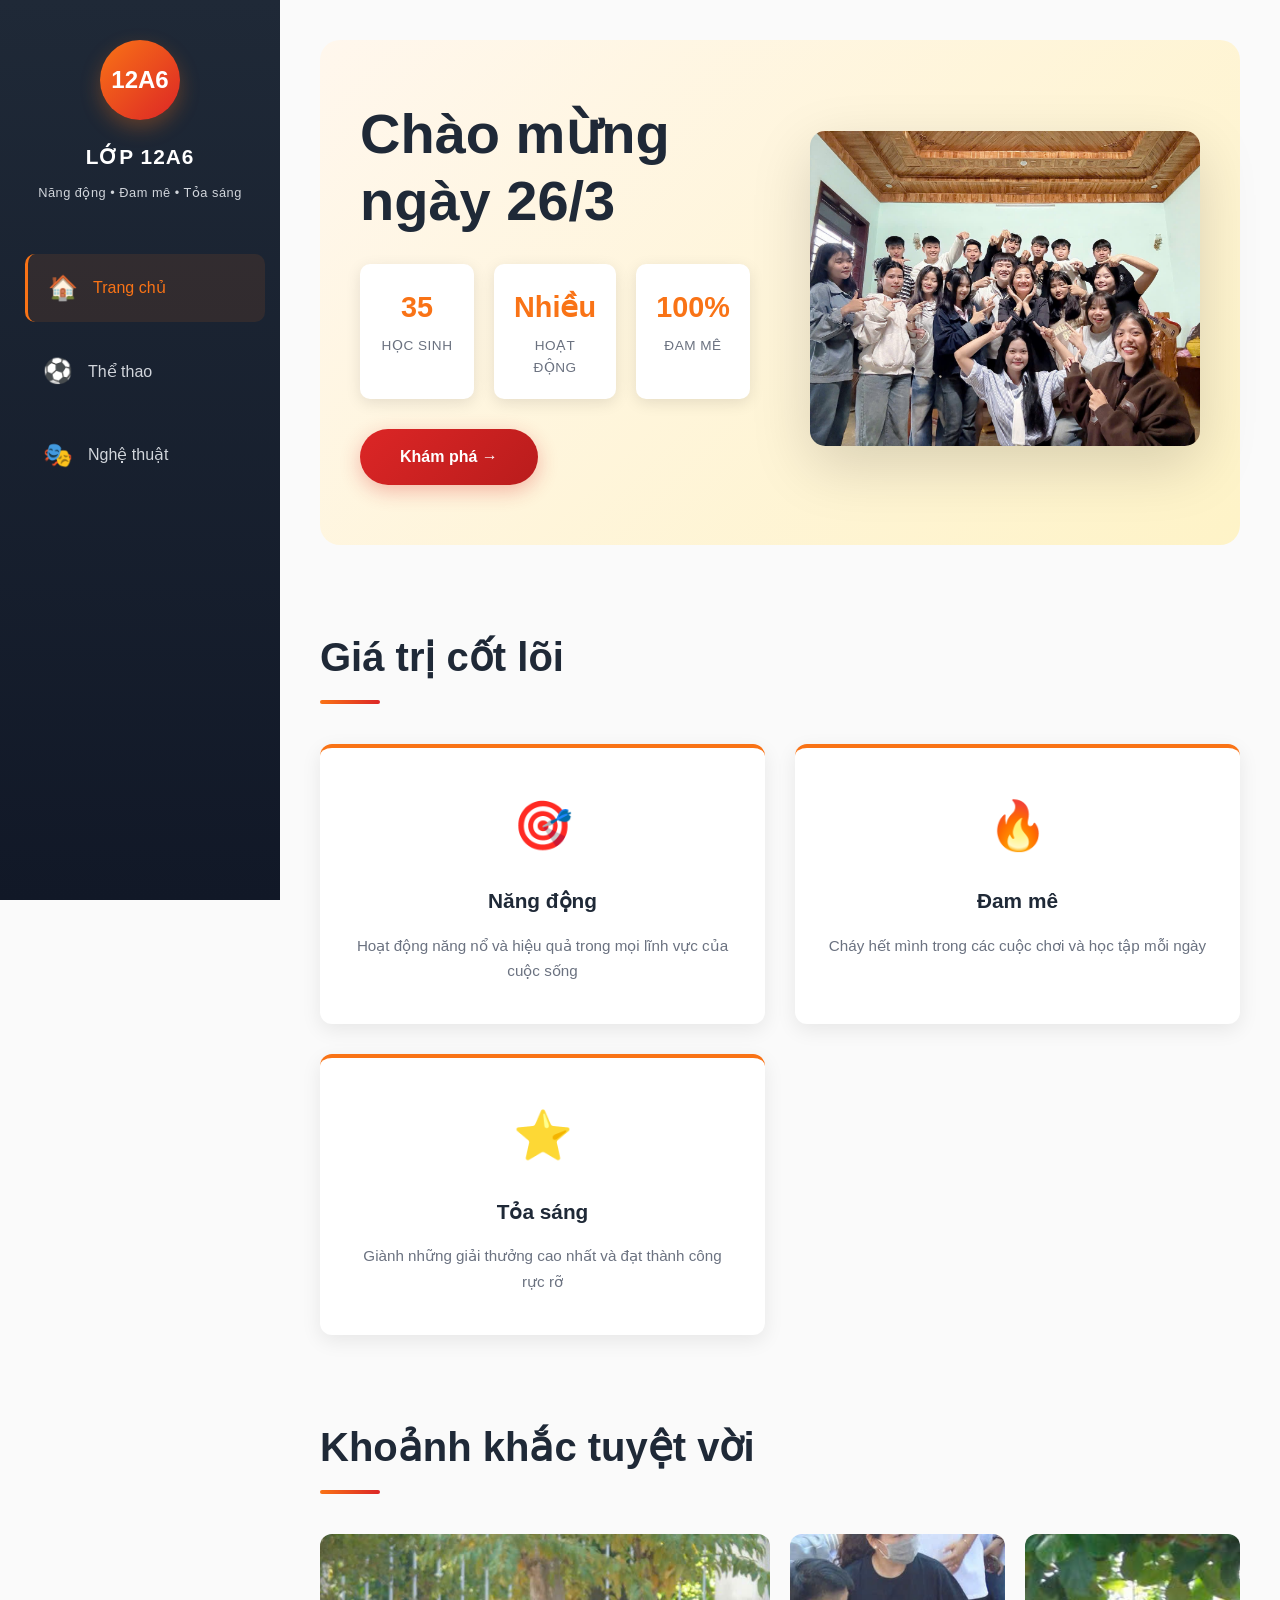
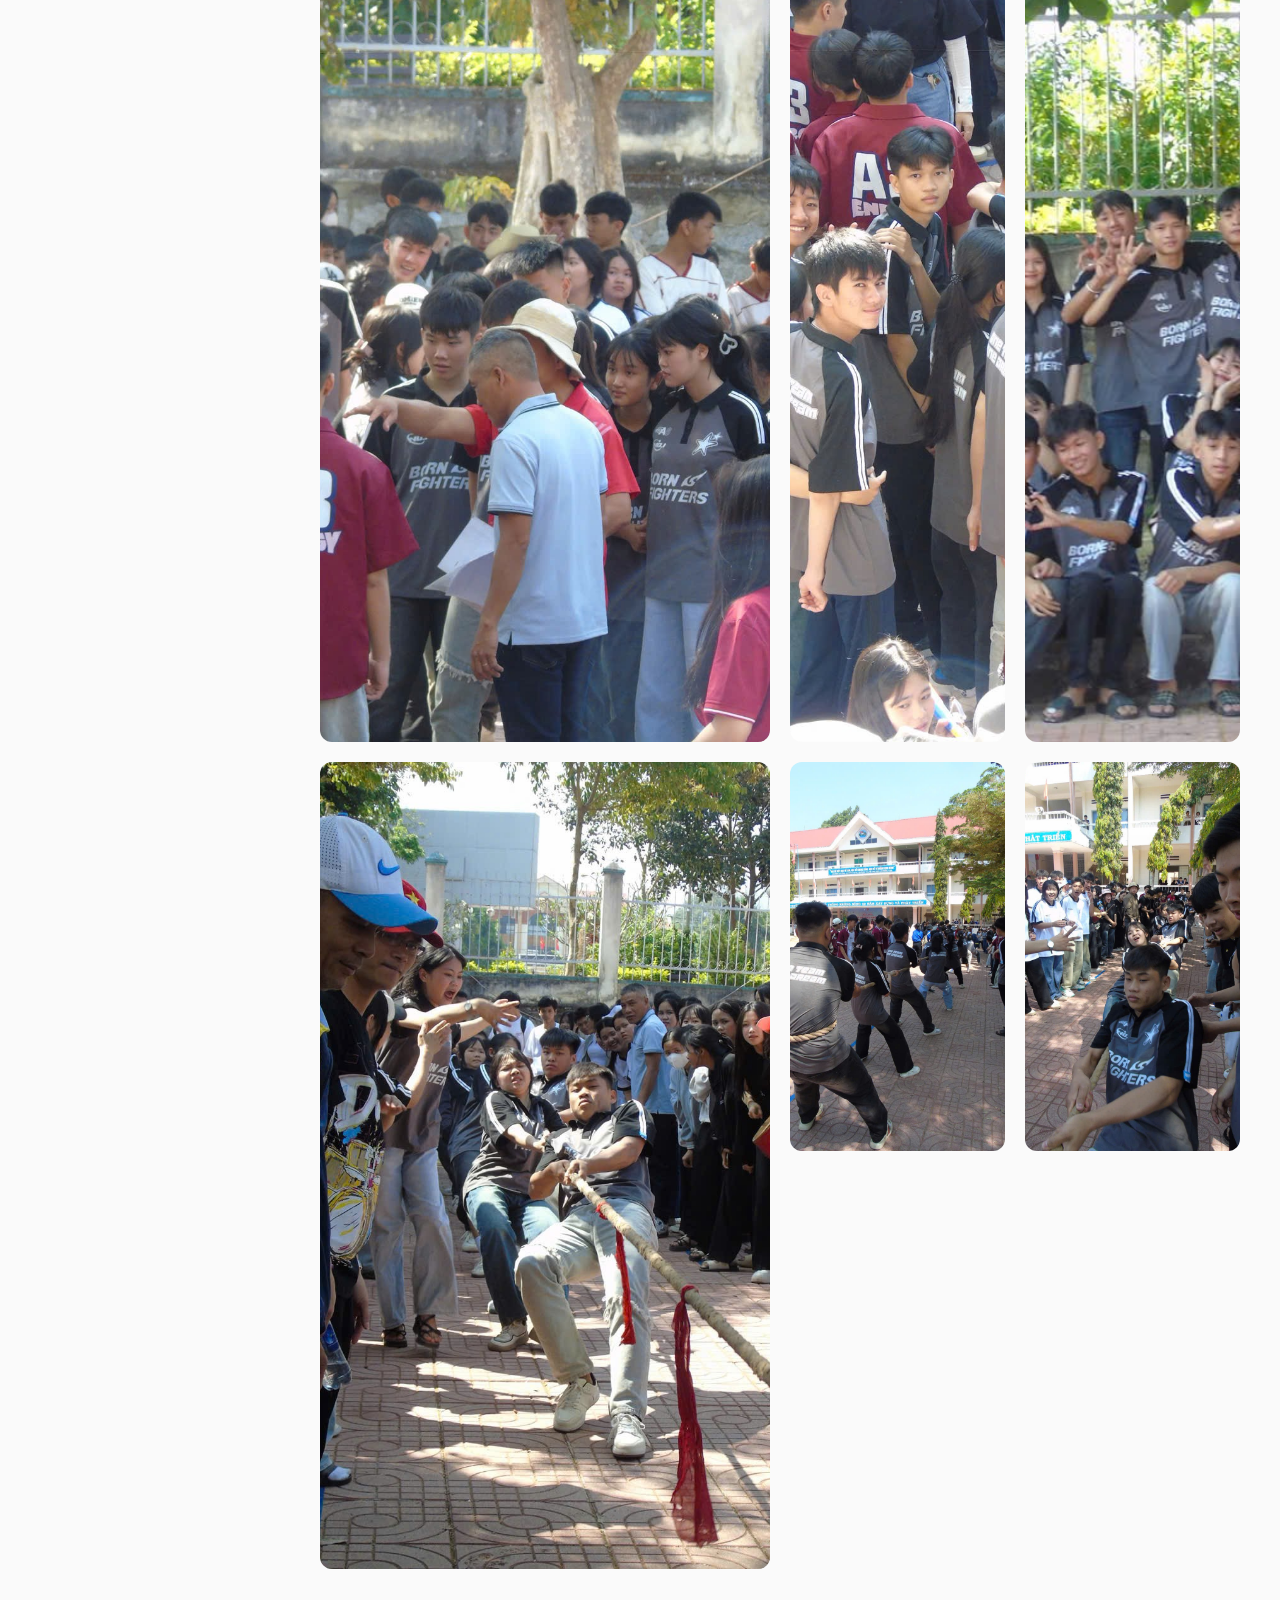
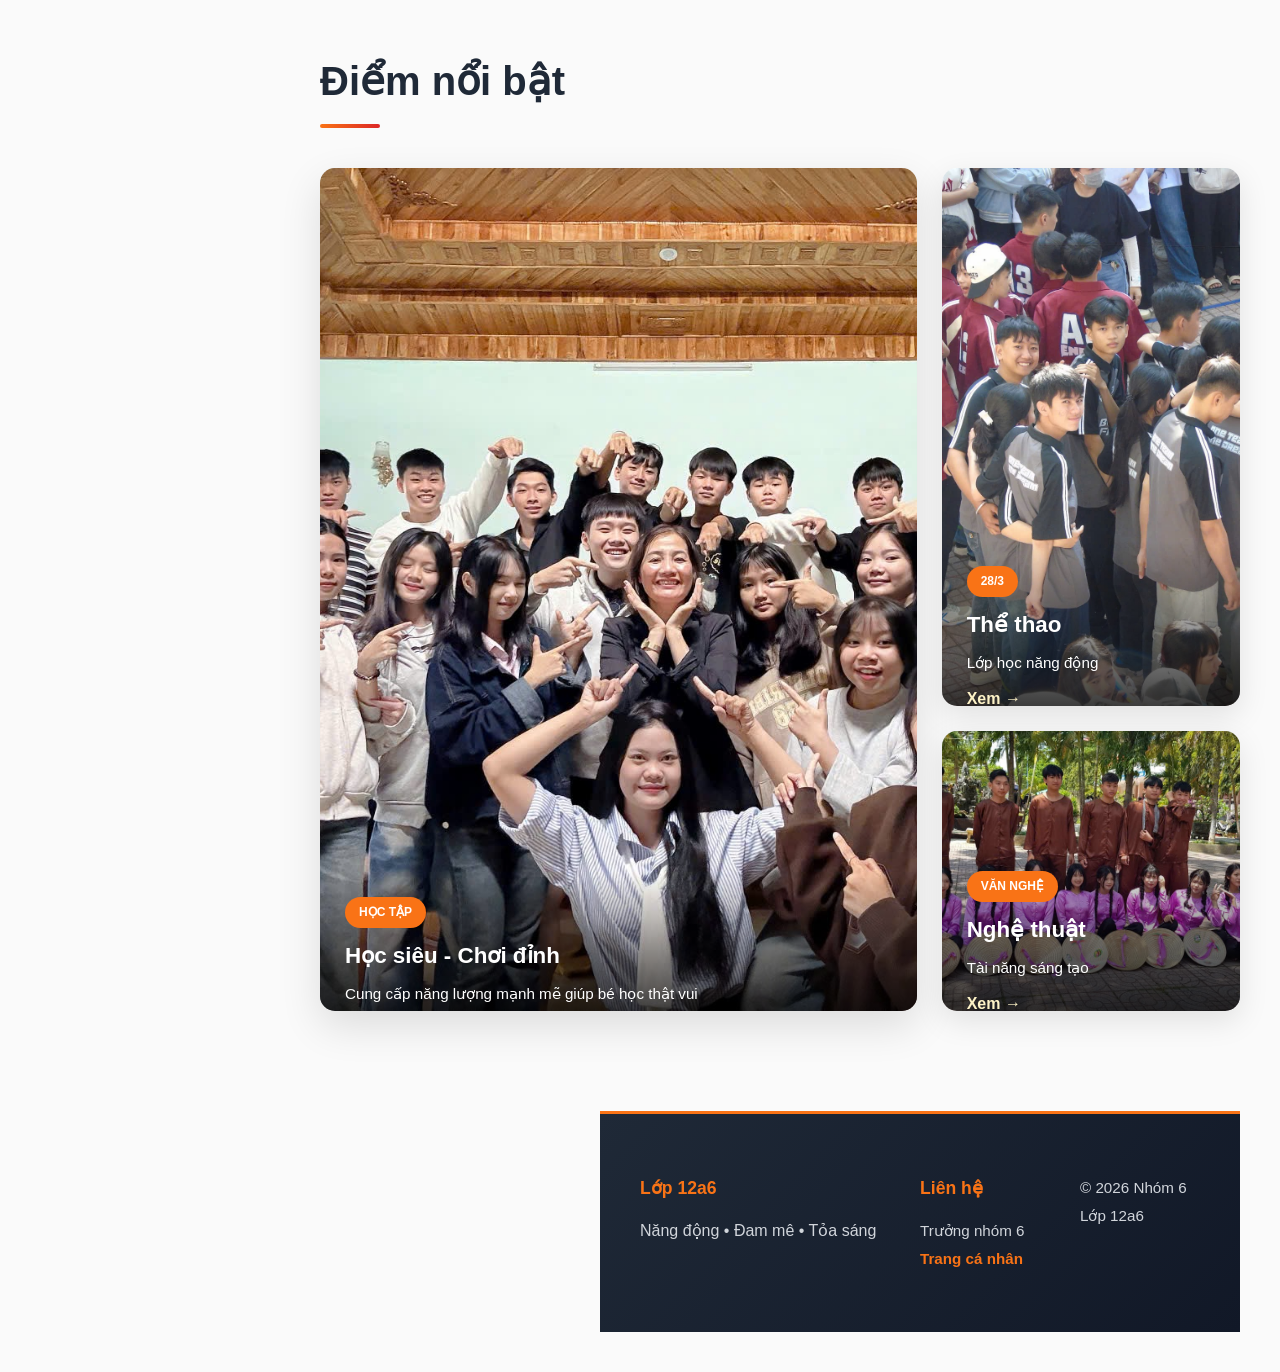
<file: index.html>
<!DOCTYPE html>
<html lang="vi">
<head>
    <meta charset="utf-8">
    <meta name="viewport" content="width=device-width, initial-scale=1.0">
    <title>Trang chủ - Lớp 12a6</title>
    <link href="styles.css" rel="stylesheet" type="text/css">
</head>
<body>
    <!-- Sidebar Navigation -->
    <aside class="sidebar">
        <div class="logo-section">
            <div class="circle-logo">12A6</div>
            <h1>LỚP 12A6</h1>
            <p class="motto">Năng động • Đam mê • Tỏa sáng</p>
        </div>
        <nav class="side-nav">
            <a href="index.html" class="nav-item active">
                <span class="nav-icon">🏠</span>
                <span>Trang chủ</span>
            </a>
            <a href="thethao.html" class="nav-item">
                <span class="nav-icon">⚽</span>
                <span>Thể thao</span>
            </a>
            <a href="nghethuat.html" class="nav-item">
                <span class="nav-icon">🎭</span>
                <span>Nghệ thuật</span>
            </a>
        </nav>
    </aside>

    <!-- Main Content -->
    <main class="main-content">
        <!-- Hero with Split Layout -->
        <section class="hero-split">
            <div class="hero-left">
                <h2 class="hero-heading">Chào mừng<br>ngày 26/3</h2>
                <div class="hero-stats">
                    <div class="stat-box">
                        <div class="stat-number">35</div>
                        <div class="stat-label">Học sinh</div>
                    </div>
                    <div class="stat-box">
                        <div class="stat-number">Nhiều</div>
                        <div class="stat-label">Hoạt động</div>
                    </div>
                    <div class="stat-box">
                        <div class="stat-number">100%</div>
                        <div class="stat-label">Đam mê</div>
                    </div>
                </div>
                <a href="#highlights" class="hero-btn">Khám phá →</a>
            </div>
            <div class="hero-right">
                <img src="anh9.jpg" alt="Hero Image" class="hero-img-large">
            </div>
        </section>
     <!-- Values Section - FIXED FOR DESKTOP & MOBILE -->
        <section class="values-section">
            <h2 class="section-heading">Giá trị cốt lõi</h2>
            
            <div class="values-grid">
                <div class="value-item">
                    <div class="value-icon">🎯</div>
                    <h3>Năng động</h3>
                    <p>Hoạt động năng nổ và hiệu quả trong mọi lĩnh vực của cuộc sống</p>
                </div>

                <div class="value-item">
                    <div class="value-icon">🔥</div>
                    <h3>Đam mê</h3>
                    <p>Cháy hết mình trong các cuộc chơi và học tập mỗi ngày</p>
                </div>

                <div class="value-item">
                    <div class="value-icon">⭐</div>
                    <h3>Tỏa sáng</h3>
                    <p>Giành những giải thưởng cao nhất và đạt thành công rực rỡ</p>
                </div>
            </div>
        </section>
        <!-- Masonry Gallery Section -->
        <section class="masonry-section">
            <h2 class="section-heading">Khoảnh khắc tuyệt vời</h2>
            <div class="masonry-grid">
                <div class="masonry-item size-2x1">
                    <img src="anh1.jpg" alt="Gallery 1">
                    <div class="masonry-overlay">Bàn luận</div>
                </div>
                <div class="masonry-item">
                    <img src="anh2.jpg" alt="Gallery 2">
                    <div class="masonry-overlay">Vui tươi</div>
                </div>
                <div class="masonry-item">
                    <img src="anh4.jpg" alt="Gallery 3">
                    <div class="masonry-overlay">Năng động</div>
                </div>
                <div class="masonry-item size-2x2">
                    <img src="anh5.jpg" alt="Gallery 4">
                    <div class="masonry-overlay">Đoàn kết</div>
                </div>
                <div class="masonry-item">
                    <img src="anh6.jpg" alt="Gallery 5">
                    <div class="masonry-overlay">Tài năng</div>
                </div>
                <div class="masonry-item">
                    <img src="anh7.jpg" alt="Gallery 6">
                    <div class="masonry-overlay">Sáng tạo</div>
                </div>
            </div>
        </section>

        <!-- Highlights with Cards -->
        <section class="highlights-section" id="highlights">
            <h2 class="section-heading">Điểm nổi bật</h2>
            
            <div class="highlights-flex">
                <div class="highlight-tall">
                    <img src="anh9.jpg" alt="Featured">
                    <div class="highlight-info">
                        <span class="highlight-badge">Học tập</span>
                        <h3>Học siêu - Chơi đỉnh</h3>
                        <p>Cung cấp năng lượng mạnh mẽ giúp bé học thật vui</p>
                    </div>
                </div>

                <div class="highlight-small">
                    <img src="anh2.jpg" alt="Sports">
                    <div class="highlight-info">
                        <span class="highlight-badge">28/3</span>
                        <h3>Thể thao</h3>
                        <p>Lớp học năng động</p>
                        <a href="thethao.html" class="see-more">Xem →</a>
                    </div>
                </div>

                <div class="highlight-small">
                    <img src="anh8.jpg" alt="Art">
                    <div class="highlight-info">
                        <span class="highlight-badge">Văn nghệ</span>
                        <h3>Nghệ thuật</h3>
                        <p>Tài năng sáng tạo</p>
                        <a href="nghethuat.html" class="see-more">Xem →</a>
                    </div>
                </div>
            </div>
        </section>
        <!-- Footer -->
        <footer class="footer-modern">
            <div class="footer-split">
                <div class="footer-left">
                    <h4>Lớp 12a6</h4>
                    <p>Năng động • Đam mê • Tỏa sáng</p>
                </div>
                <div class="footer-center">
                    <h5>Liên hệ</h5>
                    <p>Trưởng nhóm 6<br><a href="https://www.facebook.com/bich.ngoc.300158">Trang cá nhân</a></p>
                </div>
                <div class="footer-right">
                    <p>&copy; 2026 Nhóm 6 Lớp 12a6</p>
                </div>
            </div>
        </footer>
    </main>
</body>
</html>
</file>
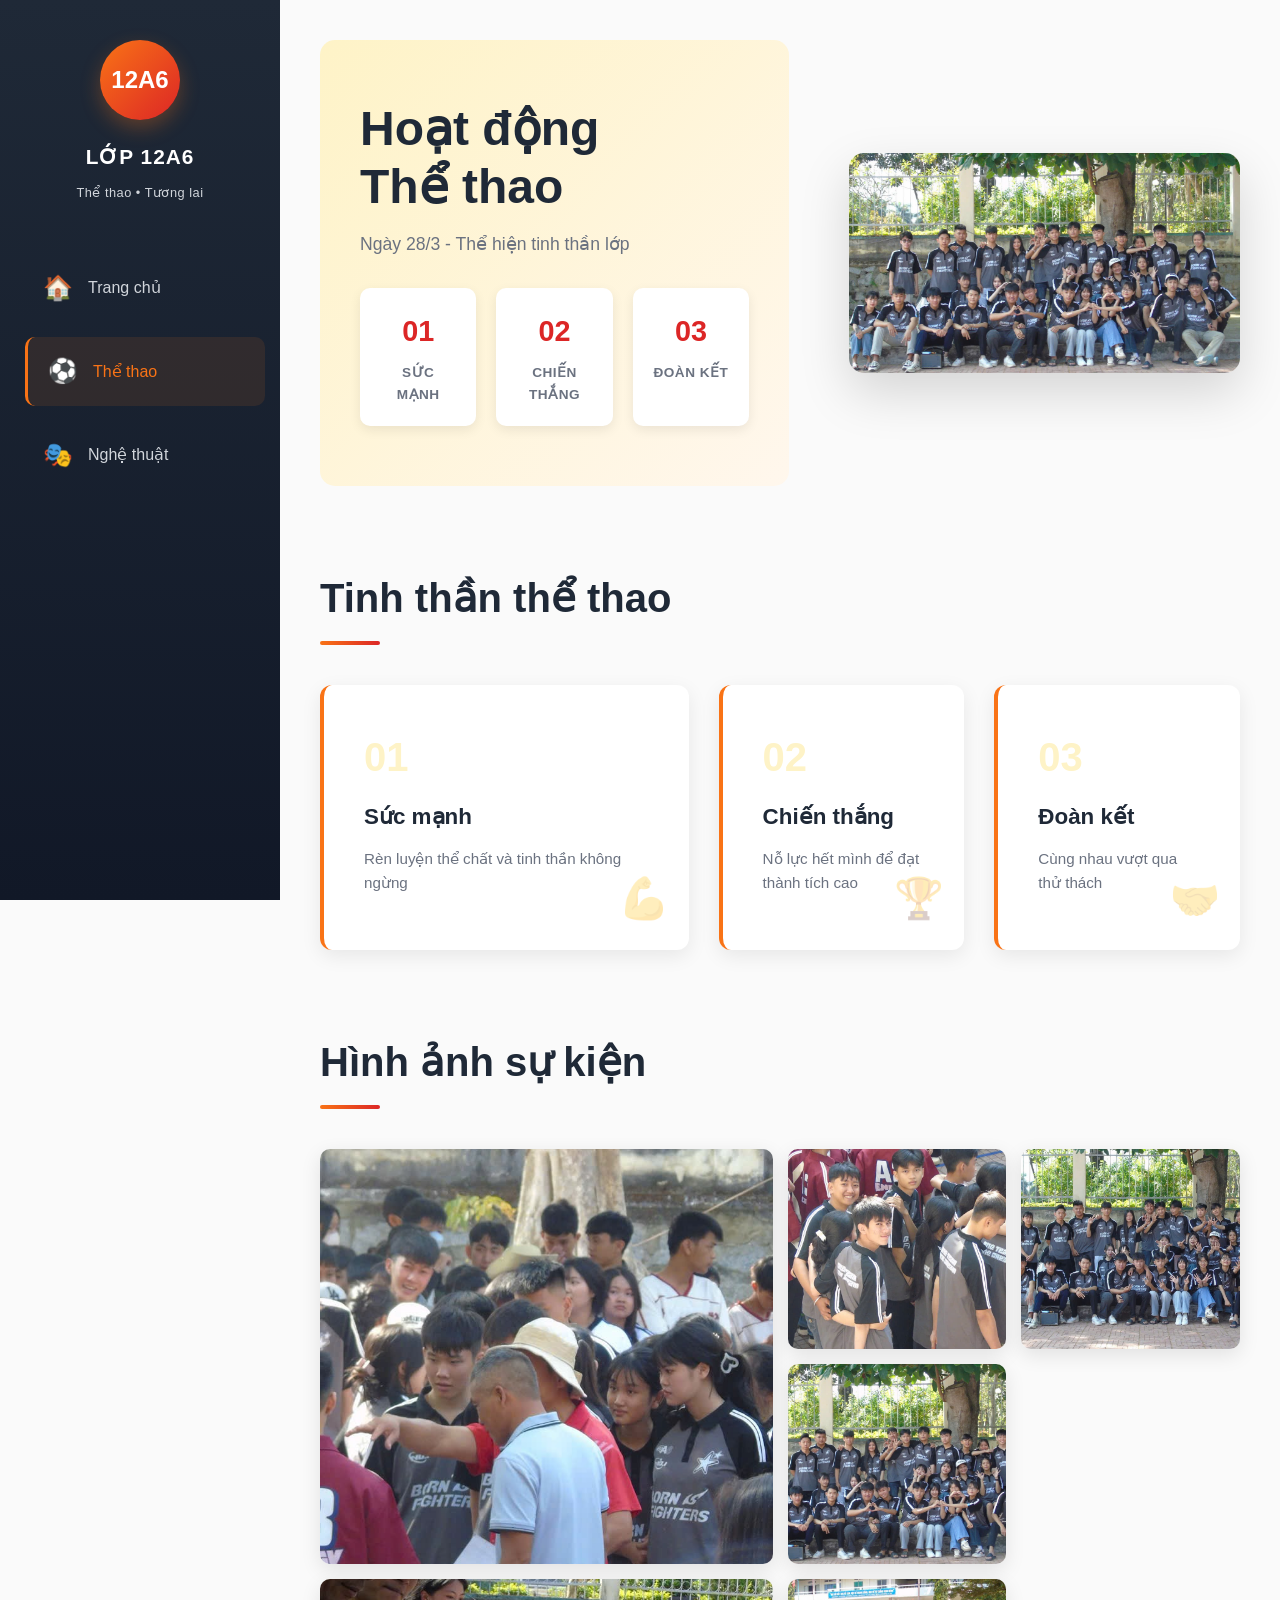
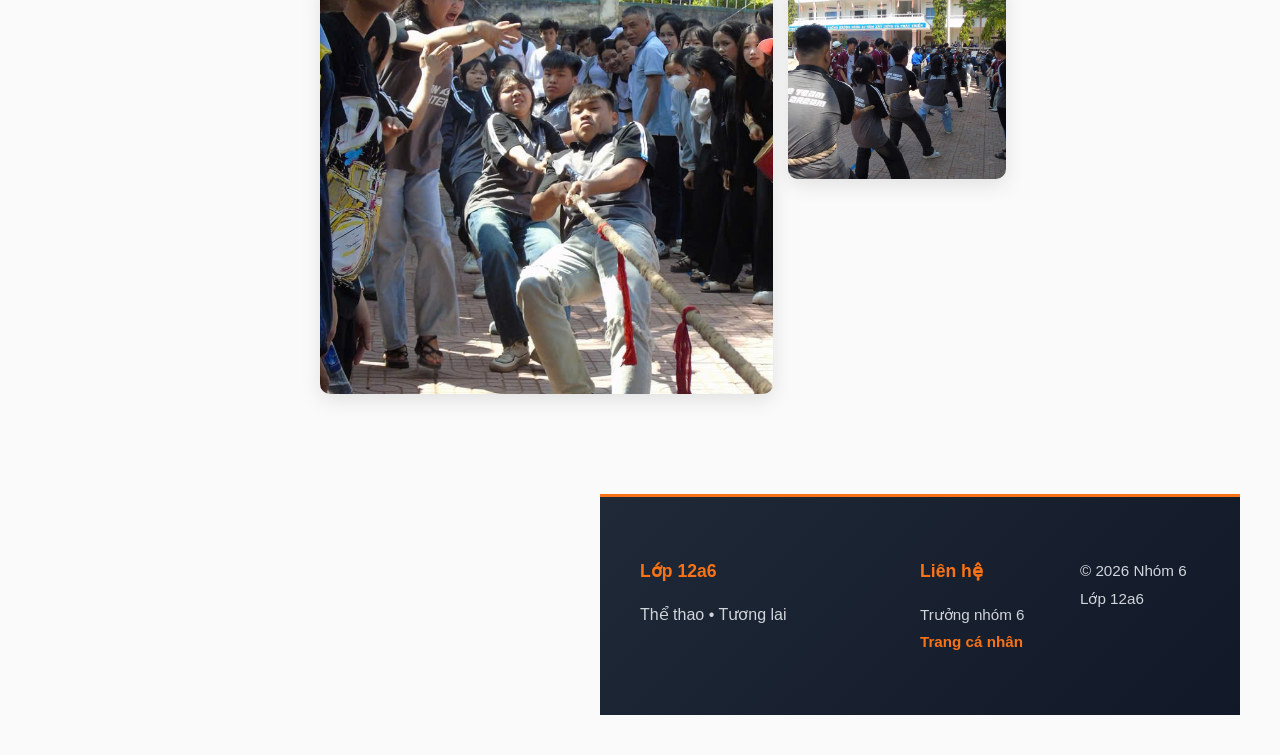
<file: thethao.html>
<!DOCTYPE html>
<html lang="vi">
<head>
    <meta charset="utf-8">
    <meta name="viewport" content="width=device-width, initial-scale=1.0">
    <title>Thể thao - Lớp 12a6</title>
    <link href="styles.css" rel="stylesheet" type="text/css">
</head>
<body>
    <!-- Sidebar Navigation -->
    <aside class="sidebar">
        <div class="logo-section">
            <div class="circle-logo">12A6</div>
            <h1>LỚP 12A6</h1>
            <p class="motto">Thể thao • Tương lai</p>
        </div>
        <nav class="side-nav">
            <a href="index.html" class="nav-item">
                <span class="nav-icon">🏠</span>
                <span>Trang chủ</span>
            </a>
            <a href="thethao.html" class="nav-item active">
                <span class="nav-icon">⚽</span>
                <span>Thể thao</span>
            </a>
            <a href="nghethuat.html" class="nav-item">
                <span class="nav-icon">🎭</span>
                <span>Nghệ thuật</span>
            </a>
        </nav>
    </aside>

    <!-- Main Content -->
    <main class="main-content">
        <!-- Hero with Side Image -->
        <section class="hero-side">
            <div class="hero-text-box">
                <h2>Hoạt động<br>Thể thao</h2>
                <p>Ngày 28/3 - Thể hiện tinh thần lớp</p>
                <div class="hero-features">
                    <div class="feature">
                        <div class="feature-num">01</div>
                        <div class="feature-text">Sức mạnh</div>
                    </div>
                    <div class="feature">
                        <div class="feature-num">02</div>
                        <div class="feature-text">Chiến thắng</div>
                    </div>
                    <div class="feature">
                        <div class="feature-num">03</div>
                        <div class="feature-text">Đoàn kết</div>
                    </div>
                </div>
            </div>
            <div class="hero-image-box">
                <img src="anh4.jpg" alt="Sports">
            </div>
        </section>

        <!-- Tinh thần thể thao -->
        <section class="spirit-section">
            <h2 class="section-heading">Tinh thần thể thao</h2>
            
            <div class="spirit-grid">
                <div class="spirit-item large">
                    <div class="spirit-number">01</div>
                    <h3>Sức mạnh</h3>
                    <p>Rèn luyện thể chất và tinh thần không ngừng</p>
                    <div class="spirit-icon">💪</div>
                </div>
                <div class="spirit-item">
                    <div class="spirit-number">02</div>
                    <h3>Chiến thắng</h3>
                    <p>Nỗ lực hết mình để đạt thành tích cao</p>
                    <div class="spirit-icon">🏆</div>
                </div>
                <div class="spirit-item">
                    <div class="spirit-number">03</div>
                    <h3>Đoàn kết</h3>
                    <p>Cùng nhau vượt qua thử thách</p>
                    <div class="spirit-icon">🤝</div>
                </div>
            </div>
        </section>

        <!-- Photo Grid with Patterns -->
        <section class="gallery-pattern">
            <h2 class="section-heading">Hình ảnh sự kiện</h2>
            
            <div class="pattern-grid">
                <div class="pattern-item p-big">
                    <img src="anh1.jpg" alt="Event 1">
                    <div class="overlay-text">Năng động</div>
                </div>
                <div class="pattern-item">
                    <img src="anh2.jpg" alt="Event 2">
                    <div class="overlay-text">Vui tươi</div>
                </div>
                <div class="pattern-item">
                    <img src="anh3.jpg" alt="Event 3">
                    <div class="overlay-text">Mạnh mẽ</div>
                </div>
                <div class="pattern-item">
                    <img src="anh4.jpg" alt="Event 4">
                    <div class="overlay-text">Hình thành</div>
                </div>
                <div class="pattern-item p-big">
                    <img src="anh5.jpg" alt="Event 5">
                    <div class="overlay-text">Thắng lợi</div>
                </div>
                <div class="pattern-item">
                    <img src="anh6.jpg" alt="Event 6">
                    <div class="overlay-text">Đoàn kết</div>
                </div>
            </div>
        </section>

        <!-- Footer -->
        <footer class="footer-modern">
            <div class="footer-split">
                <div class="footer-left">
                    <h4>Lớp 12a6</h4>
                    <p>Thể thao • Tương lai</p>
                </div>
                <div class="footer-center">
                    <h5>Liên hệ</h5>
                    <p>Trưởng nhóm 6<br><a href="https://www.facebook.com/bich.ngoc.300158">Trang cá nhân</a></p>
                </div>
                <div class="footer-right">
                    <p>&copy; 2026 Nhóm 6 Lớp 12a6</p>
                </div>
            </div>
        </footer>
    </main>

    <style>
        /* Hero Side Section */
        .hero-side {
            display: grid;
            grid-template-columns: 1.2fr 1fr;
            gap: 60px;
            align-items: center;
            margin-bottom: 80px;
            padding: 0;
        }

        .hero-text-box {
            padding: 60px 40px;
            background: linear-gradient(135deg, #fef3c7 0%, #fff7ed 100%);
            border-radius: 15px;
            animation: slideInLeft 0.8s ease;
        }

        .hero-text-box h2 {
            font-size: 3rem;
            color: #1f2937;
            font-weight: 800;
            line-height: 1.2;
            margin-bottom: 15px;
        }

        .hero-text-box p {
            font-size: 1.1rem;
            color: #6b7280;
            margin-bottom: 30px;
        }

        .hero-features {
            display: flex;
            gap: 20px;
        }

        .feature {
            background: white;
            padding: 20px;
            border-radius: 10px;
            text-align: center;
            flex: 1;
            box-shadow: 0 4px 12px rgba(0, 0, 0, 0.08);
        }

        .feature-num {
            font-size: 1.8rem;
            font-weight: 800;
            color: #dc2626;
            margin-bottom: 8px;
        }

        .feature-text {
            font-size: 0.85rem;
            color: #6b7280;
            text-transform: uppercase;
            font-weight: 600;
            letter-spacing: 0.5px;
        }

        .hero-image-box {
            border-radius: 15px;
            overflow: hidden;
            box-shadow: 0 20px 50px rgba(0, 0, 0, 0.15);
            animation: slideInRight 0.8s ease;
        }

        .hero-image-box img {
            width: 100%;
            height: auto;
            display: block;
            transition: transform 0.4s ease;
        }

        .hero-image-box:hover img {
            transform: scale(1.08);
        }

        /* Spirit Section */
        .spirit-section {
            margin-bottom: 80px;
        }

        .spirit-grid {
            display: grid;
            grid-template-columns: 1.5fr 1fr 1fr;
            gap: 30px;
        }

        .spirit-item {
            background: white;
            padding: 40px;
            border-radius: 12px;
            box-shadow: 0 6px 20px rgba(0, 0, 0, 0.08);
            transition: all 0.4s ease;
            position: relative;
            overflow: hidden;
            border-left: 4px solid #f97316;
        }

        .spirit-item.large {
            grid-row: span 1;
        }

        .spirit-item:hover {
            transform: translateY(-8px);
            box-shadow: 0 12px 40px rgba(0, 0, 0, 0.15);
        }

        .spirit-number {
            font-size: 2.5rem;
            font-weight: 800;
            color: #fef3c7;
            margin-bottom: 10px;
        }

        .spirit-item h3 {
            font-size: 1.4rem;
            color: #1f2937;
            margin-bottom: 12px;
            font-weight: 700;
        }

        .spirit-item p {
            color: #6b7280;
            font-size: 0.95rem;
            margin-bottom: 15px;
        }

        .spirit-icon {
            font-size: 2.5rem;
            position: absolute;
            bottom: 20px;
            right: 20px;
            opacity: 0.3;
        }

        /* Pattern Gallery */
        .gallery-pattern {
            margin-bottom: 80px;
        }

        .pattern-grid {
            display: grid;
            grid-template-columns: repeat(4, 1fr);
            grid-auto-rows: 200px;
            gap: 15px;
        }

        .pattern-item {
            position: relative;
            border-radius: 10px;
            overflow: hidden;
            box-shadow: 0 6px 20px rgba(0, 0, 0, 0.1);
            cursor: pointer;
            transition: all 0.4s ease;
        }

        .pattern-item.p-big {
            grid-column: span 2;
            grid-row: span 2;
        }

        .pattern-item img {
            width: 100%;
            height: 100%;
            object-fit: cover;
            transition: transform 0.4s ease;
        }

        .pattern-item:hover img {
            transform: scale(1.12) rotate(2deg);
        }

        .overlay-text {
            position: absolute;
            bottom: 15px;
            left: 15px;
            background: rgba(255, 255, 255, 0.95);
            color: #1f2937;
            padding: 10px 18px;
            border-radius: 6px;
            font-weight: 700;
            font-size: 0.9rem;
            transform: translateY(30px);
            opacity: 0;
            transition: all 0.3s ease;
        }

        .pattern-item:hover .overlay-text {
            transform: translateY(0);
            opacity: 1;
        }

        @media (max-width: 768px) {
            .hero-side {
                grid-template-columns: 1fr;
                gap: 30px;
            }

            .hero-text-box {
                padding: 40px;
            }

            .hero-text-box h2 {
                font-size: 2rem;
            }

            .spirit-grid {
                grid-template-columns: 1fr;
            }

            .pattern-grid {
                grid-template-columns: repeat(2, 1fr);
                grid-auto-rows: 150px;
            }

            .pattern-item.p-big {
                grid-column: span 1;
                grid-row: span 1;
            }
        }
    </style>
</body>
</html>
</file>
<file: styles.css>
/* ===== RESET & VARIABLES ===== */
* {
    margin: 0;
    padding: 0;
    box-sizing: border-box;
}

:root {
    --primary: #f97316;
    --secondary: #1e40af;
    --accent: #dc2626;
    --light: #fef3c7;
    --dark: #1f2937;
    --border: #e5e7eb;
}

html {
    scroll-behavior: smooth;
}

body {
    font-family: 'Poppins', 'Segoe UI', sans-serif;
    background: #fafafa;
    color: #1f2937;
    line-height: 1.6;
    display: flex;
    flex-wrap: wrap;
}

/* ===== SIDEBAR NAVIGATION ===== */
.sidebar {
    position: fixed;
    left: 0;
    top: 0;
    width: 280px;
    height: 100vh;
    background: linear-gradient(180deg, #1f2937 0%, #111827 100%);
    color: white;
    padding: 40px 20px;
    z-index: 1000;
    overflow-y: auto;
}

.logo-section {
    text-align: center;
    margin-bottom: 50px;
}

.circle-logo {
    width: 80px;
    height: 80px;
    background: linear-gradient(135deg, #f97316 0%, #dc2626 100%);
    border-radius: 50%;
    margin: 0 auto 20px;
    display: flex;
    align-items: center;
    justify-content: center;
    font-size: 1.5rem;
    font-weight: 800;
    color: white;
    box-shadow: 0 8px 20px rgba(249, 115, 22, 0.3);
}

.logo-section h1 {
    font-size: 1.3rem;
    margin-bottom: 10px;
    font-weight: 700;
    letter-spacing: 1px;
}

.motto {
    font-size: 0.8rem;
    color: #d1d5db;
    letter-spacing: 0.5px;
    margin: 0;
}

.side-nav {
    display: flex;
    flex-direction: column;
    gap: 15px;
}

.nav-item {
    display: flex;
    align-items: center;
    gap: 15px;
    padding: 15px 20px;
    color: #d1d5db;
    text-decoration: none;
    border-radius: 10px;
    transition: all 0.3s ease;
    border-left: 3px solid transparent;
}

.nav-item:hover,
.nav-item.active {
    background: rgba(249, 115, 22, 0.1);
    color: #f97316;
    border-left-color: #f97316;
    transform: translateX(5px);
}

.nav-icon {
    font-size: 1.5rem;
}

/* ===== MAIN CONTENT ===== */
.main-content {
    margin-left: 280px;
    width: calc(100% - 280px);
    padding: 40px;
    flex: 1;
}

/* ===== HERO SPLIT ===== */
.hero-split {
    display: grid;
    grid-template-columns: 1fr 1fr;
    gap: 60px;
    align-items: center;
    margin-bottom: 80px;
    padding: 60px 40px;
    background: linear-gradient(135deg, #fff7ed 0%, #fef3c7 100%);
    border-radius: 20px;
}

.hero-left {
    animation: slideInLeft 0.8s ease;
}

.hero-heading {
    font-size: 3.5rem;
    font-weight: 800;
    color: #1f2937;
    margin-bottom: 30px;
    line-height: 1.2;
}

.hero-stats {
    display: flex;
    gap: 20px;
    margin-bottom: 30px;
}

.stat-box {
    background: white;
    padding: 20px;
    border-radius: 10px;
    text-align: center;
    box-shadow: 0 4px 15px rgba(0, 0, 0, 0.1);
    flex: 1;
}

.stat-number {
    font-size: 1.8rem;
    font-weight: 800;
    color: #f97316;
    margin-bottom: 5px;
}

.stat-label {
    font-size: 0.85rem;
    color: #6b7280;
    text-transform: uppercase;
    letter-spacing: 0.5px;
}

.hero-btn {
    display: inline-block;
    padding: 15px 40px;
    background: linear-gradient(135deg, #dc2626 0%, #b91c1c 100%);
    color: white;
    border-radius: 50px;
    text-decoration: none;
    font-weight: 700;
    transition: all 0.3s ease;
    box-shadow: 0 6px 20px rgba(220, 38, 38, 0.3);
}

.hero-btn:hover {
    transform: translateY(-3px);
    box-shadow: 0 10px 30px rgba(220, 38, 38, 0.4);
}

.hero-right {
    animation: slideInRight 0.8s ease;
}

.hero-img-large {
    width: 100%;
    border-radius: 15px;
    box-shadow: 0 20px 60px rgba(0, 0, 0, 0.15);
    transition: transform 0.4s ease;
}

.hero-right:hover .hero-img-large {
    transform: scale(1.05);
}

@keyframes slideInLeft {
    from { opacity: 0; transform: translateX(-50px); }
    to { opacity: 1; transform: translateX(0); }
}

@keyframes slideInRight {
    from { opacity: 0; transform: translateX(50px); }
    to { opacity: 1; transform: translateX(0); }
}

/* ===== MASONRY SECTION ===== */
.masonry-section {
    margin-bottom: 80px;
}

.section-heading {
    font-size: 2.5rem;
    font-weight: 800;
    color: #1f2937;
    margin-bottom: 40px;
    position: relative;
    padding-bottom: 15px;
}

.section-heading::after {
    content: '';
    position: absolute;
    bottom: 0;
    left: 0;
    width: 60px;
    height: 4px;
    background: linear-gradient(90deg, #f97316, #dc2626);
    border-radius: 2px;
}

.masonry-grid {
    display: grid;
    grid-template-columns: repeat(4, 1fr);
    gap: 20px;
    auto-rows: 200px;
}

.masonry-item {
    position: relative;
    border-radius: 12px;
    overflow: hidden;
    cursor: pointer;
    transition: all 0.4s ease;
}

.masonry-item.size-2x1 {
    grid-column: span 2;
    grid-row: span 1;
}

.masonry-item.size-2x2 {
    grid-column: span 2;
    grid-row: span 2;
}

.masonry-item img {
    width: 100%;
    height: 100%;
    object-fit: cover;
    transition: transform 0.4s ease;
}

.masonry-item:hover img {
    transform: scale(1.15) rotate(3deg);
}

.masonry-overlay {
    position: absolute;
    bottom: 0;
    left: 0;
    right: 0;
    background: linear-gradient(180deg, transparent 0%, rgba(0, 0, 0, 0.8) 100%);
    color: white;
    padding: 20px;
    font-weight: 700;
    transform: translateY(100%);
    transition: transform 0.4s ease;
    font-size: 1.1rem;
}

.masonry-item:hover .masonry-overlay {
    transform: translateY(0);
}

/* ===== HIGHLIGHTS SECTION ===== */
.highlights-section {
    margin-bottom: 80px;
}

.highlights-flex {
    display: grid;
    grid-template-columns: 2fr 1fr;
    gap: 25px;
    grid-template-rows: auto auto;
}

.highlight-tall {
    grid-column: 1 / 2;
    grid-row: 1 / 3;
    position: relative;
    border-radius: 15px;
    overflow: hidden;
    box-shadow: 0 15px 40px rgba(0, 0, 0, 0.12);
}

.highlight-tall img {
    width: 100%;
    height: 100%;
    object-fit: cover;
    transition: transform 0.4s ease;
}

.highlight-tall:hover img {
    transform: scale(1.08);
}

.highlight-small {
    position: relative;
    border-radius: 15px;
    overflow: hidden;
    box-shadow: 0 10px 30px rgba(0, 0, 0, 0.1);
    min-height: 280px;
}

.highlight-small img {
    width: 100%;
    height: 100%;
    object-fit: cover;
}

.highlight-info {
    position: absolute;
    bottom: 0;
    left: 0;
    right: 0;
    background: linear-gradient(180deg, transparent 0%, rgba(0, 0, 0, 0.9) 100%);
    color: white;
    padding: 25px;
    transform: translateY(30px);
    transition: transform 0.4s ease;
}

.highlight-tall:hover .highlight-info,
.highlight-small:hover .highlight-info {
    transform: translateY(0);
}

.highlight-badge {
    display: inline-block;
    background: #f97316;
    color: white;
    padding: 6px 14px;
    border-radius: 20px;
    font-size: 0.75rem;
    font-weight: 700;
    text-transform: uppercase;
    margin-bottom: 10px;
}

.highlight-info h3 {
    font-size: 1.4rem;
    margin-bottom: 8px;
}

.highlight-info p {
    font-size: 0.95rem;
    margin-bottom: 10px;
}

.see-more {
    display: inline-block;
    color: #fef3c7;
    text-decoration: none;
    font-weight: 700;
    transition: color 0.3s ease;
}

.see-more:hover {
    color: #f97316;
}

/* ===== VALUES SECTION - FIXED FOR DESKTOP & MOBILE ===== */
.values-section {
    margin-bottom: 80px;
}

.values-grid {
    display: grid;
    grid-template-columns: repeat(auto-fit, minmax(300px, 1fr));
    gap: 30px;
}

.value-item {
    background: white;
    padding: 40px 30px;
    border-radius: 12px;
    border-top: 4px solid #f97316;
    text-align: center;
    box-shadow: 0 6px 20px rgba(0, 0, 0, 0.08);
    transition: all 0.4s ease;
}

.value-item:hover {
    transform: translateY(-8px);
    box-shadow: 0 12px 40px rgba(249, 115, 22, 0.15);
}

.value-icon {
    font-size: 3rem;
    margin-bottom: 20px;
    display: inline-block;
    animation: float 3s ease-in-out infinite;
}

@keyframes float {
    0%, 100% { transform: translateY(0); }
    50% { transform: translateY(-12px); }
}

.value-item h3 {
    font-size: 1.3rem;
    color: #1f2937;
    margin-bottom: 15px;
    font-weight: 700;
}

.value-item p {
    color: #6b7280;
    font-size: 0.95rem;
    line-height: 1.7;
}

/* ===== FOOTER ===== */
.footer-modern {
    background: linear-gradient(135deg, #1f2937 0%, #111827 100%);
    color: white;
    padding: 60px 40px;
    margin-left: 280px;
    width: calc(100% - 280px);
    margin-top: 100px;
    border-top: 3px solid #f97316;
}

.footer-split {
    display: grid;
    grid-template-columns: 2fr 1fr 1fr;
    gap: 40px;
    max-width: 1200px;
}

.footer-left h4,
.footer-center h5 {
    color: #f97316;
    margin-bottom: 15px;
    font-size: 1.1rem;
}

.footer-left p {
    font-size: 1rem;
    color: #d1d5db;
    line-height: 1.8;
}

.footer-center p,
.footer-right p {
    color: #d1d5db;
    font-size: 0.95rem;
    line-height: 1.8;
}

.footer-center a {
    color: #f97316;
    text-decoration: none;
    font-weight: 600;
    transition: color 0.3s ease;
}

.footer-center a:hover {
    color: #fed7aa;
}

/* ===== TABLET RESPONSIVE ===== */
@media (max-width: 1024px) {
    .sidebar {
        width: 240px;
    }

    .main-content {
        margin-left: 240px;
        width: calc(100% - 240px);
        padding: 30px;
    }

    .hero-split {
        grid-template-columns: 1fr;
        padding: 40px;
        gap: 40px;
    }

    .hero-heading {
        font-size: 2.5rem;
    }

    .hero-stats {
        flex-direction: column;
    }

    .masonry-grid {
        grid-template-columns: repeat(3, 1fr);
        auto-rows: 180px;
    }

    .masonry-item.size-2x2 {
        grid-column: span 1;
        grid-row: span 2;
    }

    .highlights-flex {
        grid-template-columns: 1fr;
        grid-template-rows: auto auto auto;
    }

    .highlight-tall {
        grid-column: 1 / 2;
        grid-row: 1 / 2;
        height: 300px;
    }

    .highlight-small {
        height: 250px;
    }

    .footer-modern {
        margin-left: 240px;
        width: calc(100% - 240px);
    }
}

/* ===== MOBILE RESPONSIVE ===== */
@media (max-width: 768px) {
    body {
        flex-direction: column;
    }

    .sidebar {
        position: static;
        width: 100%;
        height: auto;
        padding: 20px;
        margin-left: 0;
        width: 100%;
        border-bottom: 1px solid var(--border);
    }

    .logo-section {
        margin-bottom: 20px;
    }

    .circle-logo {
        width: 70px;
        height: 70px;
        font-size: 1.3rem;
    }

    .logo-section h1 {
        font-size: 1.2rem;
    }

    .side-nav {
        flex-direction: row;
        gap: 10px;
        justify-content: space-around;
    }

    .nav-item {
        flex: 1;
        justify-content: center;
        flex-direction: column;
        padding: 12px 10px;
        font-size: 0.85rem;
    }

    .nav-icon {
        font-size: 1.3rem;
        margin: 0;
    }

    .main-content {
        margin-left: 0;
        width: 100%;
        padding: 20px;
    }

    .hero-split {
        padding: 30px 20px;
        gap: 30px;
    }

    .hero-heading {
        font-size: 2rem;
    }

    .hero-stats {
        flex-direction: column;
    }

    .stat-box {
        padding: 15px;
    }

    .stat-number {
        font-size: 1.5rem;
    }

    .section-heading {
        font-size: 2rem;
        margin-bottom: 30px;
    }

    .masonry-grid {
        grid-template-columns: repeat(2, 1fr);
        auto-rows: 150px;
        gap: 15px;
    }

    .masonry-item.size-2x1,
    .masonry-item.size-2x2 {
        grid-column: span 1;
        grid-row: span 1;
    }

    .highlights-flex {
        grid-template-columns: 1fr;
        gap: 20px;
    }

    .highlight-tall {
        grid-column: 1 / 2;
        grid-row: 1 / 2;
        height: 250px;
    }

    .highlight-small {
        height: 200px;
    }

    .values-grid {
        grid-template-columns: 1fr;
        gap: 20px;
    }

    .value-item {
        padding: 30px 20px;
    }

    .value-icon {
        font-size: 2.5rem;
    }

    .value-item h3 {
        font-size: 1.2rem;
    }

    .footer-modern {
        margin-left: 0;
        width: 100%;
        padding: 40px 20px;
    }

    .footer-split {
        grid-template-columns: 1fr;
        gap: 25px;
    }
}

/* ===== SMALL MOBILE ===== */
@media (max-width: 480px) {
    .hero-heading {
        font-size: 1.8rem;
    }

    .section-heading {
        font-size: 1.5rem;
    }

    .stat-box {
        padding: 12px;
    }

    .stat-number {
        font-size: 1.3rem;
    }

    .stat-label {
        font-size: 0.75rem;
    }

    .masonry-grid {
        grid-template-columns: 1fr;
        auto-rows: 180px;
        gap: 12px;
    }

    .value-item {
        padding: 25px 15px;
    }

    .value-icon {
        font-size: 2rem;
    }

    .value-item h3 {
        font-size: 1.1rem;
    }

    .value-item p {
        font-size: 0.9rem;
    }

    .highlight-info {
        padding: 20px;
    }

    .highlight-info h3 {
        font-size: 1.1rem;
    }

    .highlight-info p {
        font-size: 0.9rem;
    }
}
</file>
